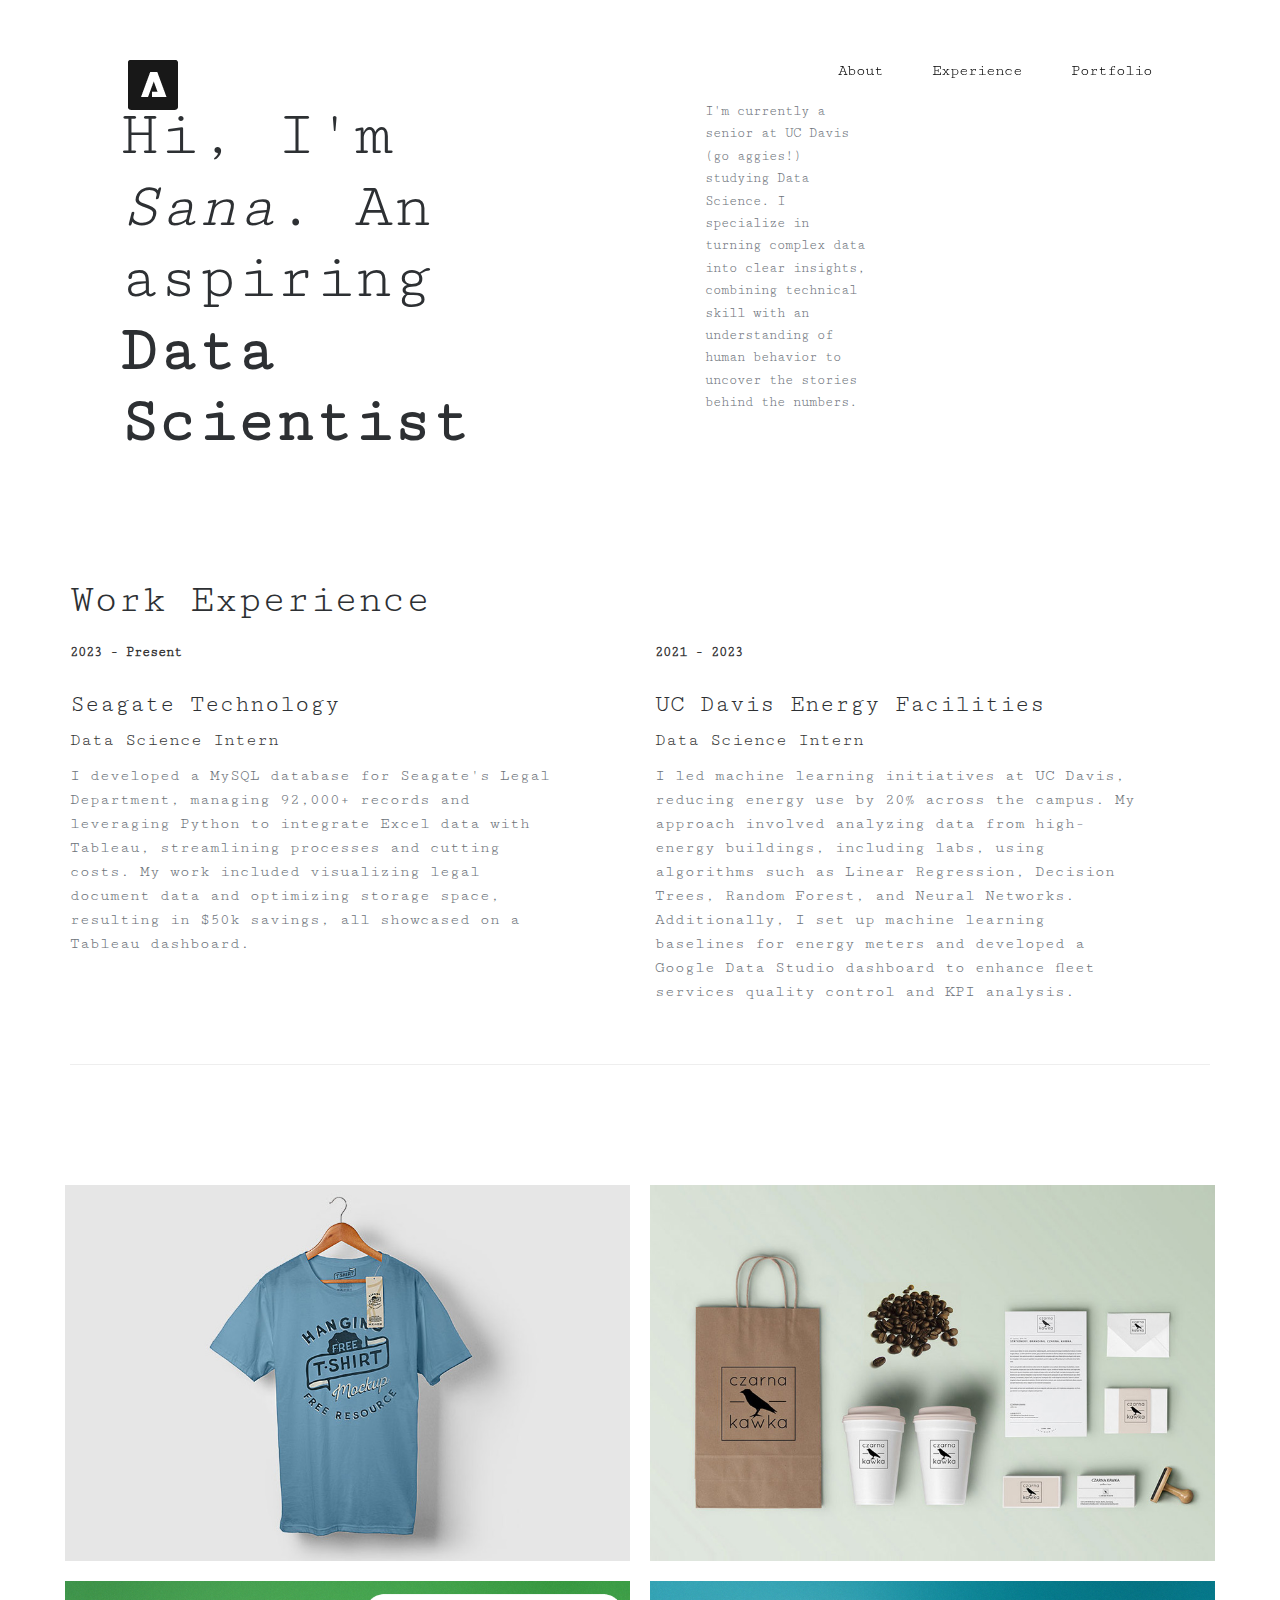
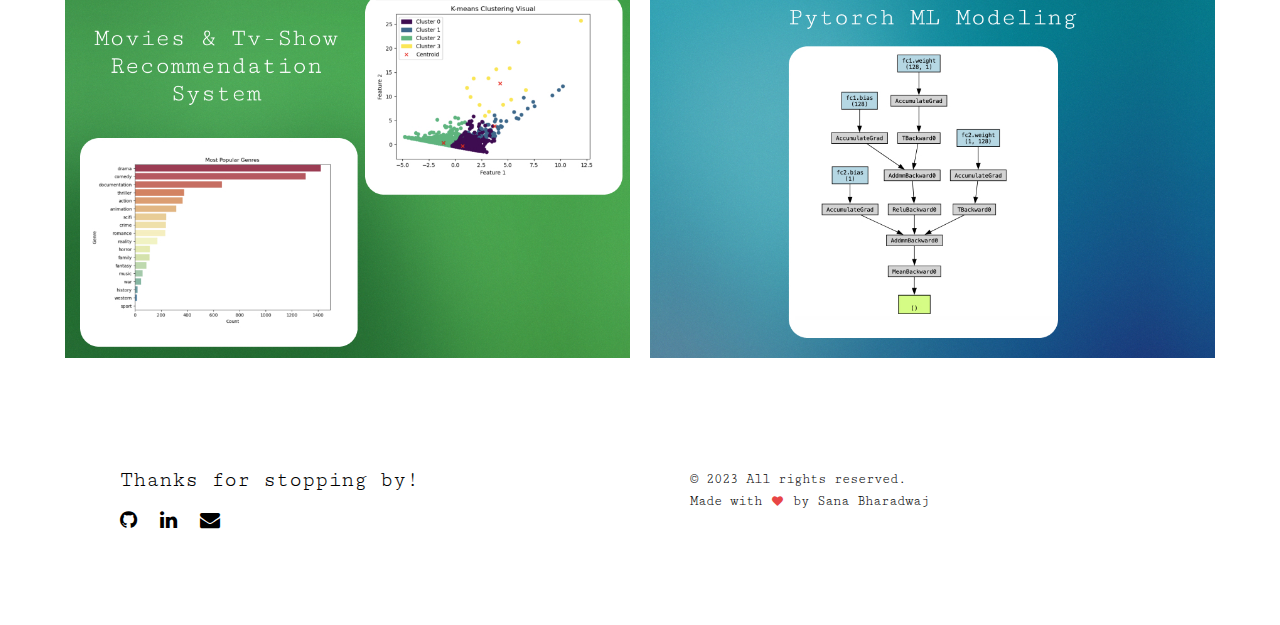
<file: index.html>
<!doctype html>
<!--[if lt IE 7]>      <html class="no-js lt-ie9 lt-ie8 lt-ie7" lang=""> <![endif]-->
<!--[if IE 7]>         <html class="no-js lt-ie9 lt-ie8" lang=""> <![endif]-->
<!--[if IE 8]>         <html class="no-js lt-ie9" lang=""> <![endif]-->
<!--[if gt IE 8]><!-->
<html class="no-js" lang="">
<!--<![endif]-->
<head>
<meta charset="utf-8">
<meta name="description" content="">
<meta name="viewport" content="width=device-width, initial-scale=1">
<title>Sana B. Portfolio</title>
<link rel="stylesheet" href="css/bootstrap.min.css">
<link rel="stylesheet" href="css/flexslider.css">
<link rel="stylesheet" href="css/jquery.fancybox.css">
<link rel="stylesheet" href="css/main.css">
<link rel="stylesheet" href="css/responsive.css">
<link rel="stylesheet" href="css/animate.min.css">
<link rel="stylesheet" href="css/font-icon.css">
<link rel="stylesheet" href="https://maxcdn.bootstrapcdn.com/font-awesome/4.4.0/css/font-awesome.min.css">
</head>
<body>
<!-- header top section -->
<section class="banner" role="banner">
  <header id="header">
    <div class="header-content clearfix"> <a class="logo" href="index.html"><img src="images/logo.png" alt=""></a>
      <nav class="navigation" role="navigation">
        <ul class="primary-nav">
          <li><a href="work-details.html">About</a></li>
          <li><a href="#experience">Experience</a></li>
          <li><a href="#portfolio">Portfolio</a></li>
        </ul>
      </nav>
      <a href="#" class="nav-toggle">Menu<span></span></a> </div>
  </header>
</section>
<!-- header top section --> 
<!-- header content section -->
<section id="hero" class="section ">
  <div class="container">
    <div class="row">
      <div class="col-md-6 col-sm-6">
        <div class="hero-content">
          <h1>Hi, I'm <em>Sana</em>. An aspiring <strong>Data Scientist</strong></h1>
        </div>
        <!-- hero --> 
      </div>
      <div class="col-md-3">
        <div class="hero-content">
          <p>I'm currently a senior at UC Davis (go aggies!) studying Data Science. I specialize in turning complex data into clear insights, combining technical skill with an understanding of human behavior to uncover the stories behind the numbers. </p>
        </div>
        <!-- hero --> 
      </div>
    </div>
  </div>
</section>
<!-- header content section --> 
 <!-- Experience -->
 <section id="experience">
  <div class="ds-experience-section">
    <div class="container">
      <h2 class="ds-heading">Work Experience</h2>
      <div class="row ds-experience-list">
          <div class="col-12 col-sm-12 col-md-6 col-lg-6 col-xl-6 col-xxl-6">
            <section>
              <span class="ds-year">2023 - Present</span>
              <h3 class="ds-officename">Seagate Technology</h3>
              <span class="ds-department">Data Science Intern</span>
              <p>
                I developed a MySQL database for Seagate's Legal Department, managing 92,000+ records and leveraging Python to integrate Excel data with Tableau, streamlining processes and cutting costs. My work included visualizing legal document data and optimizing storage space, resulting in $50k savings, all showcased on a Tableau dashboard.</p>
              <ul>
            </section>
          </div>
          <div class="col-12 col-sm-12 col-md-6 col-lg-6 col-xl-6 col-xxl-6">
            <section>
              <span class="ds-year">2021 - 2023</span>
              <h3 class="ds-officename">UC Davis Energy Facilities</h3>
              <span class="ds-department">Data Science Intern</span>
              <p>I led machine learning initiatives at UC Davis, reducing energy use by 20% across the campus. My approach involved analyzing data from high-energy buildings, including labs, using algorithms such as Linear Regression, Decision Trees, Random Forest, and Neural Networks. Additionally, I set up machine learning baselines for energy meters and developed a Google Data Studio dashboard to enhance fleet services quality control and KPI analysis.</p>
              <ul>
              
            </section>
          </div>
      </div>
    </div>
  </div>
</section>
 <!-- Experience -->
<!-- portfolio grid section -->
<section id="portfolio">
  <div class="container">
     <div class="row">
       <div class="col-lg-12 text-center">
        <hr class="section">
      </div>
    </div>
    <div class="row">
      <div class="col-sm-6 portfolio-item"> <a href="https://github.com/sanab123/Pytorch-Project/blob/main/Pytorch-OAT.ipynb" class="portfolio-link">
        <div class="caption">
          <div class="caption-content">
            <h3>Google Data Studio, Python, SQL</h3>
            <h4>2022</h4>
          </div>
        </div>
        <img src="images/portfolio/work-1.jpg" class="img-responsive" alt=""> </a> </div>
      <div class="col-sm-6 portfolio-item"> <a href="https://github.com/sanab123/Music-API-Analysis-/blob/main/Music_API_Analysis.pdf" class="portfolio-link">
        <div class="caption">
          <div class="caption-content">
            <h3>Python, Sklearn, KMeans, Google API Client</h3>
            <h4>2023</h4>
          </div>
        </div>
        <img src="images/portfolio/work-2.jpg" class="img-responsive" alt=""> </a> </div>
      <div class="col-sm-6 portfolio-item"> <a href="https://github.com/sanab123/Netflix-Recc-System/blob/main/Netflix_Recc_System.pdf" class="portfolio-link">
        <div class="caption">
          <div class="caption-content">
            <h3>Python, Sklearn, KMeans, QR Decomp. </h3>
            <h4>2023</h4>
          </div>
        </div>
        <img src="images/portfolio/work-3.jpg" class="img-responsive" alt=""> </a> </div>
      <div class="col-sm-6 portfolio-item"> <a href="https://github.com/sanab123/Pytorch-Project" class="portfolio-link">
        <div class="caption">
          <div class="caption-content">
            <h3>Python, Pytorch   </h3>
            <h4>2023</h4>
          </div>
        </div>
        <img src="images/portfolio/work-4.jpg" class="img-responsive" alt=""> </a> </div>
    </div>
  </div>
</section>
<!-- portfolio grid section --> 

<!-- footer section -->
<footer class="footer">
  <div class="container">
    <div class="col-md-6 left">
      <h4>Thanks for stopping by!</h4>
      <ul class="footer-share">
        <li><a href="https://github.com/yourusername"><i class="fa fa-github"></i></a></li>
        <li><a href="https://linkedin.com/in/sanabhr"><i class="fa fa-linkedin"></i></a></li>
        <li><a href="mailto:sbhara@ucdavis.edu"><i class="fa fa-envelope"></i></a></li>
      </ul>
    </div>
    <div class="col-md-6 right">
      <p>© 2023 All rights reserved.<br>
        Made with <i class="fa fa-heart pulse"></i> by <a href="http://www.designstub.com/">Sana Bharadwaj</a></p>
    </div>
  </div>
</footer>
<!-- footer section --> 

<!-- JS FILES --> 
<script src="https://ajax.googleapis.com/ajax/libs/jquery/1.11.3/jquery.min.js"></script> 
<script src="js/bootstrap.min.js"></script> 
<script src="js/jquery.fancybox.pack.js"></script> 
<script src="js/retina.min.js"></script> 
<script src="js/modernizr.js"></script> 
<script src="js/main.js"></script>
</body>
</html>
</file>
<file: css/main.css>
/* ------------------------------------------------------------------------------
	Template Name: Flosix
	Author: Designstub
	Author URI: http://www.designstub.com
	License: GNU General Public License version 3.0
	License URI: http://www.gnu.org/licenses/gpl-3.0.html
	Version: 1.0

/* ------------------------------------------------------------------------------
	Typography
-------------------------------------------------------------------------------*/

@import url(http://fonts.googleapis.com/css?family=Cutive%20Mono:400);
p {
	font-size: 14px;
	line-height: 22.4px;
	color: #6c7279;
}
h1 {
	font-size: 65px;
	color: #2d3033;
}
h2 {
	font-size: 40px;
	color: #2d3033;
}
h3 {
	font-size: 28px;
	color: #2d3033;
	font-weight: 300;
}
h4 {
	font-size: 22px;
	color: #2d3033;
	font-weight: 400;
}
h5 {
	font-size: 14px;
	color: #2d3033;
	font-weight: 700;
}
.btn {
	background-color: #333;
	margin: 40px;
	color: #fff;
	font-size: 15px;
	font-weight: 600;
	letter-spacing: 1px;
	border-radius: 0px;
	padding: 3%;
	display: inline-block;
	text-transform: uppercase;
}
.btn:hover, .btn:focus {
	background-color: #000;
	color: #fff;
}
.btn-large {
	padding: 15px 40px;
}
/* ------------------------------------------------------------------------------
	Global Styles
-------------------------------------------------------------------------------*/
a {
	color: #e84545;
}
a:hover, a:focus {
	text-decoration: none;
	-moz-transition: background-color, color, 0.3s;
	-o-transition: background-color, color, 0.3s;
	-webkit-transition: background-color, color, 0.3s;
	transition: background-color, color, 0.3s;
}
body {
	font-family: "Cutive Mono";
	font-weight: 400;
	color: #fff;
}
ul, ol {
	margin: 0;
	padding: 0;
}
ul li {
	list-style: none;
}
.section {
	padding: 50px 0;
}
.no-padding {
	padding: 0;
}
.no-gutter [class*=col-] {
	padding-right: 0;
	padding-left: 0;
}
.extra-padding {
	margin: 60px 0 0 100px;
}


/* ------------------------------------------------------------------------------
	 Header
-------------------------------------------------------------------------------*/
#header {
	position: fixed;
	width: 100%;
	z-index: 999;
}
#header .header-content {
	margin: 0 auto;
	padding: 60px 10%;
	width: 100%;
	-moz-transition: padding 0.3s;
	-o-transition: padding 0.3s;
	-webkit-transition: padding 0.3s;
	transition: padding 0.3s;
}
#header .logo {
	float: left;
}
#header.fixed {
	background-color: rgba(255, 255, 255, 1);
}
#header.fixed .header-content {
	border-bottom: 0;
	padding: 25px 10%;
}
#header.fixed .nav-toggle {
	top: 18px;
}
.navigation.open {
	opacity: 0.9;
	visibility: visible;
	-moz-transition: opacity 0.5s;
	-o-transition: opacity 0.5s;
	-webkit-transition: opacity 0.5s;
	transition: opacity 0.5s;
}
.navigation {
	float: right;
}
.navigation li {
	display: inline-block;
}
.navigation, .navigation a {
	color: rgba(0, 0, 0, 1);
	font-size: 16px;
	margin-left: 40px;
	letter-spacing: -1px;
}
.navigation a:hover, .navigation a.active {
	color: #000;
}
.nav-toggle {
	display: none;
	height: 44px;
	overflow: hidden;
	position: fixed;
	right: 5%;
	text-indent: 100%;
	top: 32px;
	white-space: nowrap;
	width: 44px;
	z-index: 99999;
	-moz-transition: all 0.3s;
	-o-transition: all 0.3s;
	-webkit-transition: all 0.3s;
	transition: all 0.3s;
}
.nav-toggle:before, .nav-toggle:after {
	border-radius: 50%;
	content: "";
	height: 100%;
	left: 0;
	position: absolute;
	top: 0;
	width: 100%;
	-moz-transform: translateZ(0);
	-ms-transform: translateZ(0);
	-webkit-transform: translateZ(0);
	transform: translateZ(0);
	-moz-backface-visibility: hidden;
	-webkit-backface-visibility: hidden;
	backface-visibility: hidden;
	-moz-transition-property: -moz-transform;
	-o-transition-property: -o-transform;
	-webkit-transition-property: -webkit-transform;
	transition-property: transform;
}
.nav-toggle:before {
	background-color: #333;
	-moz-transform: scale(1);
	-ms-transform: scale(1);
	-webkit-transform: scale(1);
	transform: scale(1);
	-moz-transition-duration: 0.3s;
	-o-transition-duration: 0.3s;
	-webkit-transition-duration: 0.3s;
	transition-duration: 0.3s;
}
.nav-toggle:after {
	background-color: #000;
	-moz-transform: scale(0);
	-ms-transform: scale(0);
	-webkit-transform: scale(0);
	transform: scale(0);
	-moz-transition-duration: 0s;
	-o-transition-duration: 0s;
	-webkit-transition-duration: 0s;
	transition-duration: 0s;
}
.nav-toggle span {
	background-color: #fff;
	bottom: auto;
	display: inline-block;
	height: 3px;
	left: 50%;
	position: absolute;
	right: auto;
	top: 50%;
	width: 18px;
	z-index: 10;
	-moz-transform: translateX(-50%) translateY(-50%);
	-ms-transform: translateX(-50%) translateY(-50%);
	-webkit-transform: translateX(-50%) translateY(-50%);
	transform: translateX(-50%) translateY(-50%);
}
.nav-toggle span:before, .nav-toggle span:after {
	background-color: #fff;
	content: "";
	height: 100%;
	position: absolute;
	right: 0;
	top: 0;
	width: 100%;
	-moz-transform: translateZ(0);
	-ms-transform: translateZ(0);
	-webkit-transform: translateZ(0);
	transform: translateZ(0);
	-moz-backface-visibility: hidden;
	-webkit-backface-visibility: hidden;
	backface-visibility: hidden;
	-moz-transition: -moz-transform 0.3s;
	-o-transition: -o-transform 0.3s;
	-webkit-transition: -webkit-transform 0.3s;
	transition: transform 0.3s;
}
.nav-toggle span:before {
	-moz-transform: translateY(-6px) rotate(0deg);
	-ms-transform: translateY(-6px) rotate(0deg);
	-webkit-transform: translateY(-6px) rotate(0deg);
	transform: translateY(-6px) rotate(0deg);
}
.nav-toggle span:after {
	-moz-transform: translateY(6px) rotate(0deg);
	-ms-transform: translateY(6px) rotate(0deg);
	-webkit-transform: translateY(6px) rotate(0deg);
	transform: translateY(6px) rotate(0deg);
}
.nav-toggle.close-nav:before {
	-moz-transform: scale(0);
	-ms-transform: scale(0);
	-webkit-transform: scale(0);
	transform: scale(0);
}
.nav-toggle.close-nav:after {
	-moz-transform: scale(1);
	-ms-transform: scale(1);
	-webkit-transform: scale(1);
	transform: scale(1);
}
.nav-toggle.close-nav span {
	background-color: rgba(255, 255, 255, 0);
}
.nav-toggle.close-nav span:before, .nav-toggle.close-nav span:after {
	background-color: #fff;
}
.nav-toggle.close-nav span:before {
	-moz-transform: translateY(0) rotate(45deg);
	-ms-transform: translateY(0) rotate(45deg);
	-webkit-transform: translateY(0) rotate(45deg);
	transform: translateY(0) rotate(45deg);
}
.nav-toggle.close-nav span:after {
	-moz-transform: translateY(0) rotate(-45deg);
	-ms-transform: translateY(0) rotate(-45deg);
	-webkit-transform: translateY(0) rotate(-45deg);
	transform: translateY(0) rotate(-45deg);
}
/* ------------------------------------------------------------------------------
	 Hero content
-------------------------------------------------------------------------------*/
.hero {
	width: 94%;
	margin: 20%;
	background-color: #f2f2f2;
	min-height: 750px;
}
.hero-content {
	margin: 50px;
}
.hero h1 {
	font-size: 48px;
}
.hero h4 {
	font-weight: 400;
}
.hero p {
	color: #6c7279;
	font-size: 13px;
	font-weight: 400;
	margin-top: 20%;
}
/* ------------------------------------------------------------------------------
	 Experience
-------------------------------------------------------------------------------*/
.experience {
	width: 94%;
	margin: auto;
	background-color: #f2f2f2;
}
.ds-experience-section{ padding-bottom: 20px; }
.ds-experience-list section{ padding-right: 70px; }
.ds-experience-list{ padding-top: 10px; }
.ds-officename{ font-size: 24px; font-weight: 300; margin-bottom:10px; }
.ds-experience-list span{ display: block; }
span.ds-year{ color: #373737; font-size: 14px; font-weight: 700; padding-bottom: 10px; }
span.ds-department{ color: #373737; font-weight: 500; font-size: 18px; padding-bottom: 10px; }
.ds-experience-list p{ font-size: 16px; line-height: 24px; font-weight: 300; }
.ds-experience-list ul{ list-style: none; padding: 0; margin: 0; padding-top: 10px; }

/* ------------------------------------------------------------------------------
	 Portfolio
-------------------------------------------------------------------------------*/
#portfolio .portfolio-item {
	right: 0;
	margin: 0 0 20px;
	padding: 0 10px;
}
#portfolio .portfolio-item .portfolio-link {
	display: block;
	position: relative;
	margin: 0 auto;
}
#portfolio .portfolio-item .portfolio-link .caption {
	position: absolute;
	width: 100%;
	height: 100%;
	opacity: 0;
	background: rgba(58,54,54,.9);
	-webkit-transition: all ease .5s;
	-moz-transition: all ease .5s;
	transition: all ease .5s;
}
#portfolio .portfolio-item .portfolio-link .caption:hover {
	opacity: 1;
}
#portfolio .portfolio-item .portfolio-link .caption .caption-content {
	position: absolute;
	top: 50%;
	width: 100%;
	height: 20px;
	margin-top: -12px;
	text-align: center;
	font-size: 20px;
	color: #fff;
}
#portfolio .portfolio-item .portfolio-link .caption .caption-content i {
	margin-top: -12px;
}
#portfolio .portfolio-item .portfolio-link .caption .caption-content h3 {
	margin: 0;
	color: #e9eaed;
	font-size: 17px;
	letter-spacing: 4px;
	text-transform: uppercase;
}
#portfolio .portfolio-item .portfolio-link .caption .caption-content h4 {
	margin: 10px 0;
	color: #e9eaed;
	font-size: 12px;
	letter-spacing: 2px;
	text-transform: uppercase;
}
#portfolio * {
	z-index: 2;
}
/* ------------------------------------------------------------------------------
	 Footer
-------------------------------------------------------------------------------*/
.footer {
	text-align: left;
	background-color: #fff;
	padding: 7%;
}
.footer h4 {
	color: #000;
	margin: 0 0 15px 0;
	padding: 0px;
}
.footer p {
	color: #000;
}
.footer a {
	color: #000;
}
.footer a:hover {
	text-decoration: underline;
}
.footer .footer-share {
	margin-top: 0;
}
.footer .footer-share li {
	display: inline-block;
	float: none;
}
.footer .footer-share a {
	border: none;
	font-size: 20px;
	color: #000;
	letter-spacing: 15px;
}
.footer .fa-heart {
	color: #e84545;
	font-size: 11px;
	margin: 0 2px;
}
/* ------------------------------------------------------------------------------
	 Work Details
-------------------------------------------------------------------------------*/
.work-detail img {
	width: 100%;
	text-align: center;
	margin: 5% 0 5% 0;
}

.work-detail a
{
	color:#000;
}
</file>
<file: css/responsive.css>
@media screen and (max-width: 1024px) {
#header .header-content {
	width: 90%;
}
#header .header-content {
	padding: 30px 0%;
}
#header.fixed .header-content {
    border-bottom: 0 none;
    padding: 25px 0;
}
.nav-toggle {
	display: block;
}
.navigation {
	position: fixed;
	background-color: #fff;
	width: 100%;
	height: 100%;
	top: 0;
	left: 0;
	z-index: 99999;
	visibility: hidden;
	opacity: 0;
	-webkit-transition: opacity 0.5s, visibility 0s 0.5s;
	transition: opacity 0.5s, visibility 0s 0.5s;
}
.navigation .primary-nav {
	position: relative;
	top: 45%;
	-moz-transform: translateY(-45%);
	-ms-transform: translateY(-45%);
	-webkit-transform: translateY(-45%);
	transform: translateY(-45%);
}
.navigation li {
	display: block;
	font-size: 25px;
		text-align: center;
	margin-bottom: 20px;
}
.navigation a {
	display: block;
	font-size: 25px;
	margin: 0;
	margin-left: 0px;
	text-align: center;
}
.flex-control-nav {
	bottom: 20px;
}
}
@media screen and (max-width: 768px) {
#header .header-content {
	padding: 30px 0%;
}
.navigation, .navigation a {
	margin-left: 0px;
}
.flexslider {
	padding-bottom: 80px;
}
.flex-control-nav {
	width: 100%;
}
.footer .footer-col {
	margin-bottom: 50px;
}
.hero {
	margin-top: 0px;
}
.hero-content h1 {
	margin-top: 25%;
	font-size: 24px;
}
.hero-content p {
	margin-top: 0px;

}
.hero-content h4 {
	margin-top: 25%;

}
.service {
    margin: 50px 0 50px 0;
}
.btn
{
margin-top:40%;	
}
}
@media screen and (max-width: 640px) {
#header .header-content {
	padding: 30px 0%;
}
.navigation, .navigation a {
	margin-left: 0px;
}
.hero {
	margin-top: 0px;
}
.hero-content h1 {
	margin-top: 25%;
	font-size: 24px;
}
.hero-content h4 {
	margin-top: 25%;

}
.service {
    margin: 50px 0 50px 0;
}
.btn
{
margin-top:10%;	
}
}
@media screen and (max-width: 480px) {
#header .header-content {
	padding: 30px 0%;
}
.navigation, .navigation a {
	margin-left: 0px;
}
.hero {
	margin-top: 0px;
}
.hero-content h1 {
	margin-top: 25%;
	font-size: 24px;
}
.hero-content h4 {
	margin-top: 25%;

}
.hero-content p {
    margin-top: 0px;
}

.extra-padding {
    margin: 50px 0px;
}
.service {
    margin: 50px 0 50px 0;
}
}
@media screen and (max-width: 320px) {
#header .header-content {
	padding: 30px 2%;
}
.navigation, .navigation a {
	margin-left: 0px;
}
.hero {
	margin-top: 0px;
}
.hero-content h1 {
	margin-top: 25%;
	font-size: 24px;
}
.hero-content h4 {
	margin-top: 25%;

}
.hero-content p {
    margin-top: 0px;
}
.service {
    margin: 50px 0 50px 0;
}
.extra-padding {
    margin: 50px 0px;
}
}
</file>
<file: css/font-icon.css>
/* ==========================================================================
	Font Icon (http://www.elegantthemes.com/blog/freebie-of-the-week/free-line-style-icons)
========================================================================== */
@font-face {
  font-family: "elegant-theme-line";
  src: url('../fonts/elegant-theme-line.ttf?1439850014') format('truetype'), url('../fonts/elegant-theme-line.eot?1439850014') format('embedded-opentype'), url('../fonts/elegant-theme-line.svg?1439850014') format('svg'), url('../fonts/elegant-theme-line.woff?1439850014') format('woff'); }
.icon {
  font-family: 'elegant-theme-line';
  speak: none;
  font-style: normal;
  font-weight: normal;
  font-variant: normal;
  text-transform: none;
  line-height: 1;
  /* Better Font Rendering =========== */
  -webkit-font-smoothing: antialiased;
  -moz-osx-font-smoothing: grayscale; }

.icon-mobile:before {
  content: "\e000"; }

.icon-laptop:before {
  content: "\e001"; }

.icon-desktop:before {
  content: "\e002"; }

.icon-tablet:before {
  content: "\e003"; }

.icon-phone:before {
  content: "\e004"; }

.icon-document:before {
  content: "\e005"; }

.icon-documents:before {
  content: "\e006"; }

.icon-search:before {
  content: "\e007"; }

.icon-clipboard:before {
  content: "\e008"; }

.icon-newspaper:before {
  content: "\e009"; }

.icon-notebook:before {
  content: "\e00a"; }

.icon-book-open:before {
  content: "\e00b"; }

.icon-browser:before {
  content: "\e00c"; }

.icon-calendar:before {
  content: "\e00d"; }

.icon-presentation:before {
  content: "\e00e"; }

.icon-picture:before {
  content: "\e00f"; }

.icon-pictures:before {
  content: "\e010"; }

.icon-video:before {
  content: "\e011"; }

.icon-camera:before {
  content: "\e012"; }

.icon-printer:before {
  content: "\e013"; }

.icon-toolbox:before {
  content: "\e014"; }

.icon-briefcase:before {
  content: "\e015"; }

.icon-wallet:before {
  content: "\e016"; }

.icon-gift:before {
  content: "\e017"; }

.icon-bargraph:before {
  content: "\e018"; }

.icon-grid:before {
  content: "\e019"; }

.icon-expand:before {
  content: "\e01a"; }

.icon-focus:before {
  content: "\e01b"; }

.icon-edit:before {
  content: "\e01c"; }

.icon-adjustments:before {
  content: "\e01d"; }

.icon-ribbon:before {
  content: "\e01e"; }

.icon-hourglass:before {
  content: "\e01f"; }

.icon-lock:before {
  content: "\e020"; }

.icon-megaphone:before {
  content: "\e021"; }

.icon-shield:before {
  content: "\e022"; }

.icon-trophy:before {
  content: "\e023"; }

.icon-flag:before {
  content: "\e024"; }

.icon-map:before {
  content: "\e025"; }

.icon-puzzle:before {
  content: "\e026"; }

.icon-basket:before {
  content: "\e027"; }

.icon-envelope:before {
  content: "\e028"; }

.icon-streetsign:before {
  content: "\e029"; }

.icon-telescope:before {
  content: "\e02a"; }

.icon-gears:before {
  content: "\e02b"; }

.icon-key:before {
  content: "\e02c"; }

.icon-paperclip:before {
  content: "\e02d"; }

.icon-attachment:before {
  content: "\e02e"; }

.icon-pricetags:before {
  content: "\e02f"; }

.icon-lightbulb:before {
  content: "\e030"; }

.icon-layers:before {
  content: "\e031"; }

.icon-pencil:before {
  content: "\e032"; }

.icon-tools:before {
  content: "\e033"; }

.icon-tools-2:before {
  content: "\e034"; }

.icon-scissors:before {
  content: "\e035"; }

.icon-paintbrush:before {
  content: "\e036"; }

.icon-magnifying-glass:before {
  content: "\e037"; }

.icon-circle-compass:before {
  content: "\e038"; }

.icon-linegraph:before {
  content: "\e039"; }

.icon-mic:before {
  content: "\e03a"; }

.icon-strategy:before {
  content: "\e03b"; }

.icon-beaker:before {
  content: "\e03c"; }

.icon-caution:before {
  content: "\e03d"; }

.icon-recycle:before {
  content: "\e03e"; }

.icon-anchor:before {
  content: "\e03f"; }

.icon-profile-male:before {
  content: "\e040"; }


.icon-profile-female:before {
  content: "\e041"; }

.icon-bike:before {
  content: "\e042"; }

.icon-wine:before {
  content: "\e043"; }

.icon-hotairballoon:before {
  content: "\e044"; }

.icon-globe:before {
  content: "\e045"; }

.icon-genius:before {
  content: "\e046"; }

.icon-map-pin:before {
  content: "\e047"; }

.icon-dial:before {
  content: "\e048"; }

.icon-chat:before {
  content: "\e049"; }

.icon-heart:before {
  content: "\e04a"; }

.icon-cloud:before {
  content: "\e04b"; }

.icon-upload:before {
  content: "\e04c"; }

.icon-download:before {
  content: "\e04d"; }

.icon-target:before {
  content: "\e04e"; }

.icon-hazardous:before {
  content: "\e04f"; }

.icon-piechart:before {
  content: "\e050"; }

.icon-speedometer:before {
  content: "\e051"; }

.icon-global:before {
  content: "\e052"; }

.icon-compass:before {
  content: "\e053"; }

.icon-lifesaver:before {
  content: "\e054"; }

.icon-clock:before {
  content: "\e055"; }

.icon-aperture:before {
  content: "\e056"; }

.icon-quote:before {
  content: "\e057"; }

.icon-scope:before {
  content: "\e058"; }

.icon-alarmclock:before {
  content: "\e059"; }

.icon-refresh:before {
  content: "\e05a"; }

.icon-happy:before {
  content: "\e05b"; }

.icon-sad:before {
  content: "\e05c"; }

.icon-facebook:before {
  content: "\e05d"; }

.icon-twitter:before {
  content: "\e05e"; }

.icon-googleplus:before {
  content: "\e05f"; }

.icon-rss:before {
  content: "\e060"; }

.icon-tumblr:before {
  content: "\e061"; }

.icon-linkedin:before {
  content: "\e062"; }

.icon-dribbble:before {
  content: "\e063"; }
</file>
